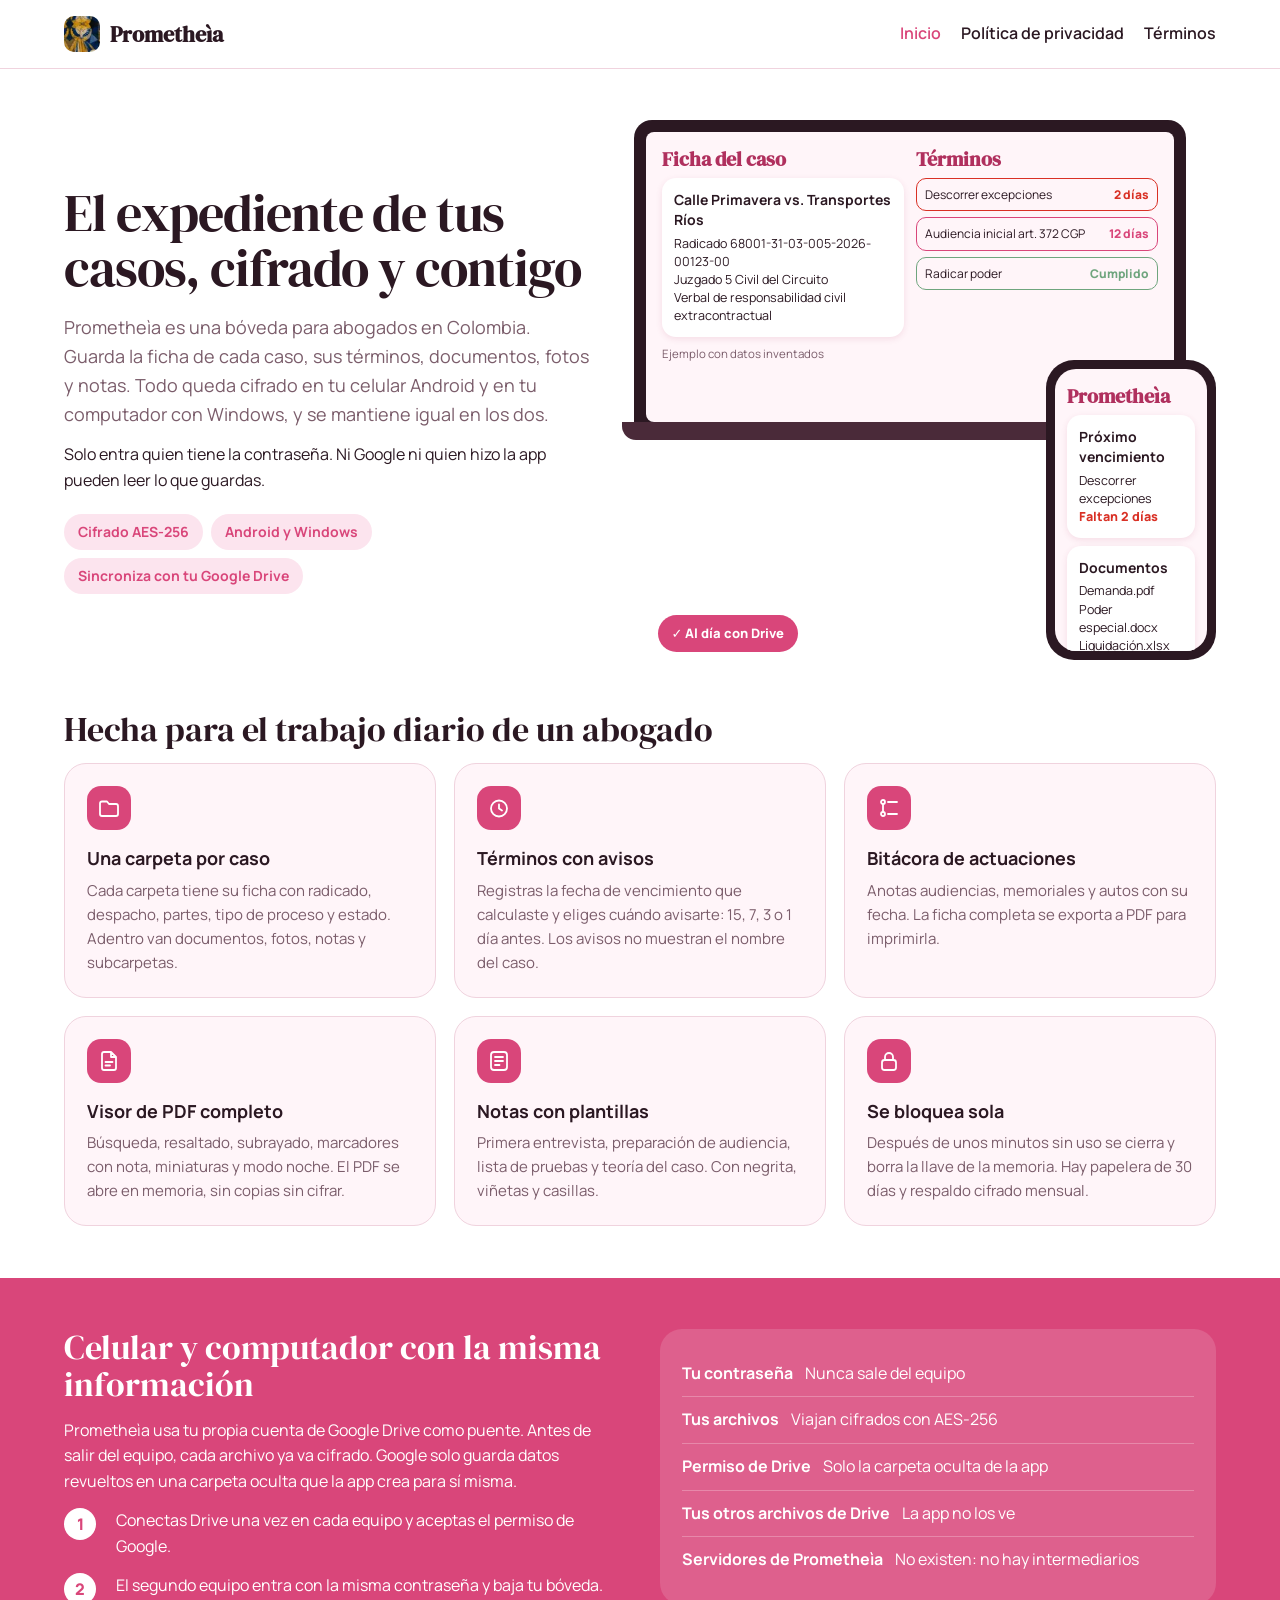
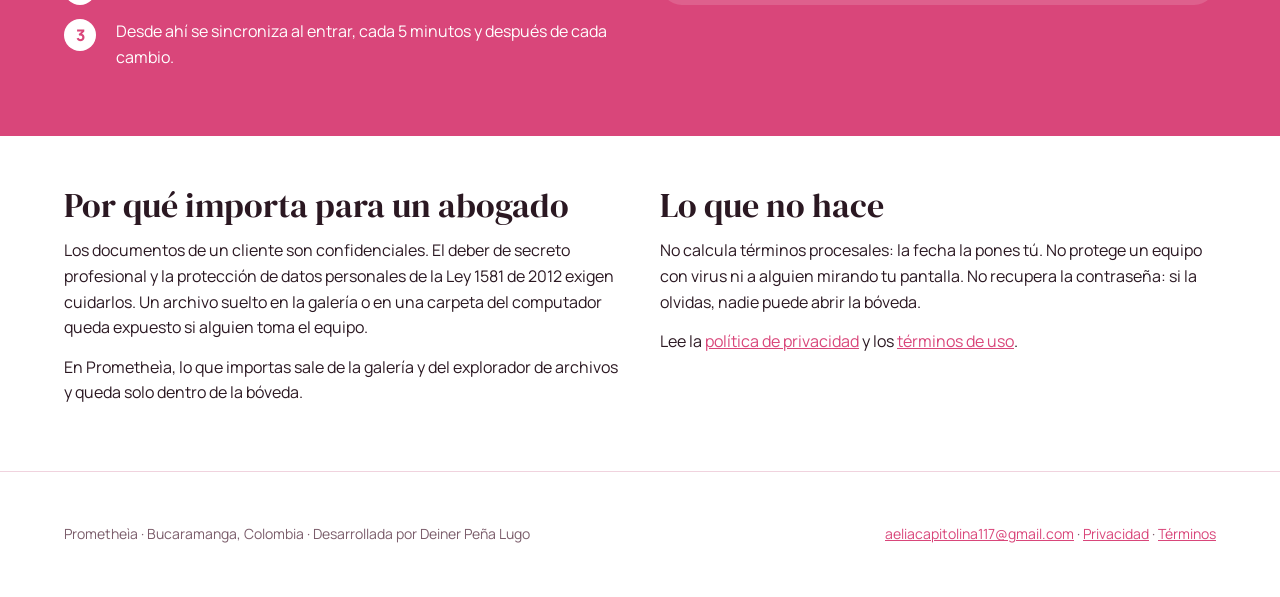
<file: index.html>
<!DOCTYPE html>
<html lang="es-CO">
<head>
<meta charset="utf-8">
<meta name="viewport" content="width=device-width, initial-scale=1">
<title>Prometheìa</title>
<meta name="description" content="Prometheìa es una bóveda cifrada para abogados en Colombia. Guarda casos, documentos, fotos y notas con cifrado AES-256 en el celular y en el computador.">
<link rel="preconnect" href="https://fonts.googleapis.com">
<link href="https://fonts.googleapis.com/css2?family=DM+Serif+Display&family=Manrope:wght@400;600;700;800&display=swap" rel="stylesheet">
<link rel="stylesheet" href="estilo.css">
</head>
<body>
<nav>
  <a class="marca" href="./"><span class="logo"></span>Prometheìa</a>
  <a class="activo" href="./">Inicio</a>
  <a href="privacidad.html">Política de privacidad</a>
  <a href="terminos.html">Términos</a>
</nav>

<section class="band">
  <div class="wrap hero">
    <div>
      <h1>El expediente de tus casos, cifrado y contigo</h1>
      <p class="lead">Prometheìa es una bóveda para abogados en Colombia. Guarda la ficha de cada caso, sus términos, documentos, fotos y notas. Todo queda cifrado en tu celular Android y en tu computador con Windows, y se mantiene igual en los dos.</p>
      <p>Solo entra quien tiene la contraseña. Ni Google ni quien hizo la app pueden leer lo que guardas.</p>
      <div class="chips"><span>Cifrado AES-256</span><span>Android y Windows</span><span>Sincroniza con tu Google Drive</span></div>
    </div>
    <div class="equipos" aria-label="Prometheìa en un computador y en un celular">
      <div class="portatil">
        <div class="pantalla">
          <div>
            <div class="tit">Ficha del caso</div>
            <div class="ficha"><b>Calle Primavera vs. Transportes Ríos</b>Radicado 68001-31-03-005-2026-00123-00<br>Juzgado 5 Civil del Circuito<br>Verbal de responsabilidad civil extracontractual</div>
            <div class="mini" style="margin-top:8px">Ejemplo con datos inventados</div>
          </div>
          <div class="b2">
            <div class="tit">Términos</div>
            <div class="term urg"><span>Descorrer excepciones</span><span class="d">2 días</span></div>
            <div class="term"><span>Audiencia inicial art. 372 CGP</span><span class="d" style="color:#d9467a">12 días</span></div>
            <div class="term" style="border-color:#6fa57e"><span>Radicar poder</span><span class="d" style="color:#6fa57e">Cumplido</span></div>
          </div>
        </div>
        <div class="base"></div>
      </div>
      <div class="sync">✓ Al día con Drive</div>
      <div class="cel"><div class="pantalla">
        <div class="tit">Prometheìa</div>
        <div class="ficha"><b>Próximo vencimiento</b>Descorrer excepciones<br><span style="color:#d93025;font-weight:800">Faltan 2 días</span></div>
        <div class="ficha" style="margin-top:8px"><b>Documentos</b>Demanda.pdf<br>Poder especial.docx<br>Liquidación.xlsx</div>
        <div class="ficha" style="margin-top:8px"><b>Notas</b>Primera entrevista con el cliente</div>
      </div></div>
    </div>
  </div>
</section>

<section class="band" style="padding-top:0">
  <div class="wrap">
    <h2>Hecha para el trabajo diario de un abogado</h2>
    <div class="rejilla">
      <div class="tarjeta"><div class="ico"><svg viewBox="0 0 24 24"><path d="M3 8v10q0 2 2 2h14q2 0 2-2v-8q0-2-2-2h-7l-2-2.5H5Q3 5.5 3 7.5z"/></svg></div><h3>Una carpeta por caso</h3><p>Cada carpeta tiene su ficha con radicado, despacho, partes, tipo de proceso y estado. Adentro van documentos, fotos, notas y subcarpetas.</p></div>
      <div class="tarjeta"><div class="ico"><svg viewBox="0 0 24 24"><circle cx="12" cy="12.5" r="8"/><path d="M12 8.5v4l3 2"/></svg></div><h3>Términos con avisos</h3><p>Registras la fecha de vencimiento que calculaste y eliges cuándo avisarte: 15, 7, 3 o 1 día antes. Los avisos no muestran el nombre del caso.</p></div>
      <div class="tarjeta"><div class="ico"><svg viewBox="0 0 24 24"><circle cx="6" cy="6" r="2"/><circle cx="6" cy="18" r="2"/><path d="M6 8v8M11 6h9M11 18h9"/></svg></div><h3>Bitácora de actuaciones</h3><p>Anotas audiencias, memoriales y autos con su fecha. La ficha completa se exporta a PDF para imprimirla.</p></div>
      <div class="tarjeta"><div class="ico"><svg viewBox="0 0 24 24"><path d="M7 3h7l5 5v11q0 2-2 2H7q-2 0-2-2V5q0-2 2-2zM14 3v5h5M8.5 13h7M8.5 16.5H13"/></svg></div><h3>Visor de PDF completo</h3><p>Búsqueda, resaltado, subrayado, marcadores con nota, miniaturas y modo noche. El PDF se abre en memoria, sin copias sin cifrar.</p></div>
      <div class="tarjeta"><div class="ico"><svg viewBox="0 0 24 24"><rect x="4" y="3" width="16" height="18" rx="3"/><path d="M8 8h8M8 12h8M8 16h4.5"/></svg></div><h3>Notas con plantillas</h3><p>Primera entrevista, preparación de audiencia, lista de pruebas y teoría del caso. Con negrita, viñetas y casillas.</p></div>
      <div class="tarjeta"><div class="ico"><svg viewBox="0 0 24 24"><rect x="5" y="11" width="14" height="10" rx="2.5"/><path d="M8 11V8a4 4 0 0 1 8 0v3"/></svg></div><h3>Se bloquea sola</h3><p>Después de unos minutos sin uso se cierra y borra la llave de la memoria. Hay papelera de 30 días y respaldo cifrado mensual.</p></div>
    </div>
  </div>
</section>

<section class="band franja">
  <div class="wrap dos">
    <div>
      <h2>Celular y computador con la misma información</h2>
      <p>Prometheìa usa tu propia cuenta de Google Drive como puente. Antes de salir del equipo, cada archivo ya va cifrado. Google solo guarda datos revueltos en una carpeta oculta que la app crea para sí misma.</p>
      <ol class="pasos">
        <li><span>Conectas Drive una vez en cada equipo y aceptas el permiso de Google.</span></li>
        <li><span>El segundo equipo entra con la misma contraseña y baja tu bóveda.</span></li>
        <li><span>Desde ahí se sincroniza al entrar, cada 5 minutos y después de cada cambio.</span></li>
      </ol>
    </div>
    <div class="flujo" aria-label="Qué viaja y qué no">
      <div><b>Tu contraseña</b><span>Nunca sale del equipo</span></div>
      <div><b>Tus archivos</b><span>Viajan cifrados con AES-256</span></div>
      <div><b>Permiso de Drive</b><span>Solo la carpeta oculta de la app</span></div>
      <div><b>Tus otros archivos de Drive</b><span>La app no los ve</span></div>
      <div><b>Servidores de Prometheìa</b><span>No existen: no hay intermediarios</span></div>
    </div>
  </div>
</section>

<section class="band">
  <div class="wrap dos">
    <div>
      <h2>Por qué importa para un abogado</h2>
      <p>Los documentos de un cliente son confidenciales. El deber de secreto profesional y la protección de datos personales de la Ley 1581 de 2012 exigen cuidarlos. Un archivo suelto en la galería o en una carpeta del computador queda expuesto si alguien toma el equipo.</p>
      <p>En Prometheìa, lo que importas sale de la galería y del explorador de archivos y queda solo dentro de la bóveda.</p>
    </div>
    <div>
      <h2>Lo que no hace</h2>
      <p>No calcula términos procesales: la fecha la pones tú. No protege un equipo con virus ni a alguien mirando tu pantalla. No recupera la contraseña: si la olvidas, nadie puede abrir la bóveda.</p>
      <p>Lee la <a href="privacidad.html">política de privacidad</a> y los <a href="terminos.html">términos de uso</a>.</p>
    </div>
  </div>
</section>

<footer class="band">
  <div class="wrap">
    <span>Prometheìa · Bucaramanga, Colombia · Desarrollada por Deiner Peña Lugo</span>
    <span><a href="mailto:aeliacapitolina117@gmail.com">aeliacapitolina117@gmail.com</a> · <a href="privacidad.html">Privacidad</a> · <a href="terminos.html">Términos</a></span>
  </div>
</footer>
</body>
</html>
</file>
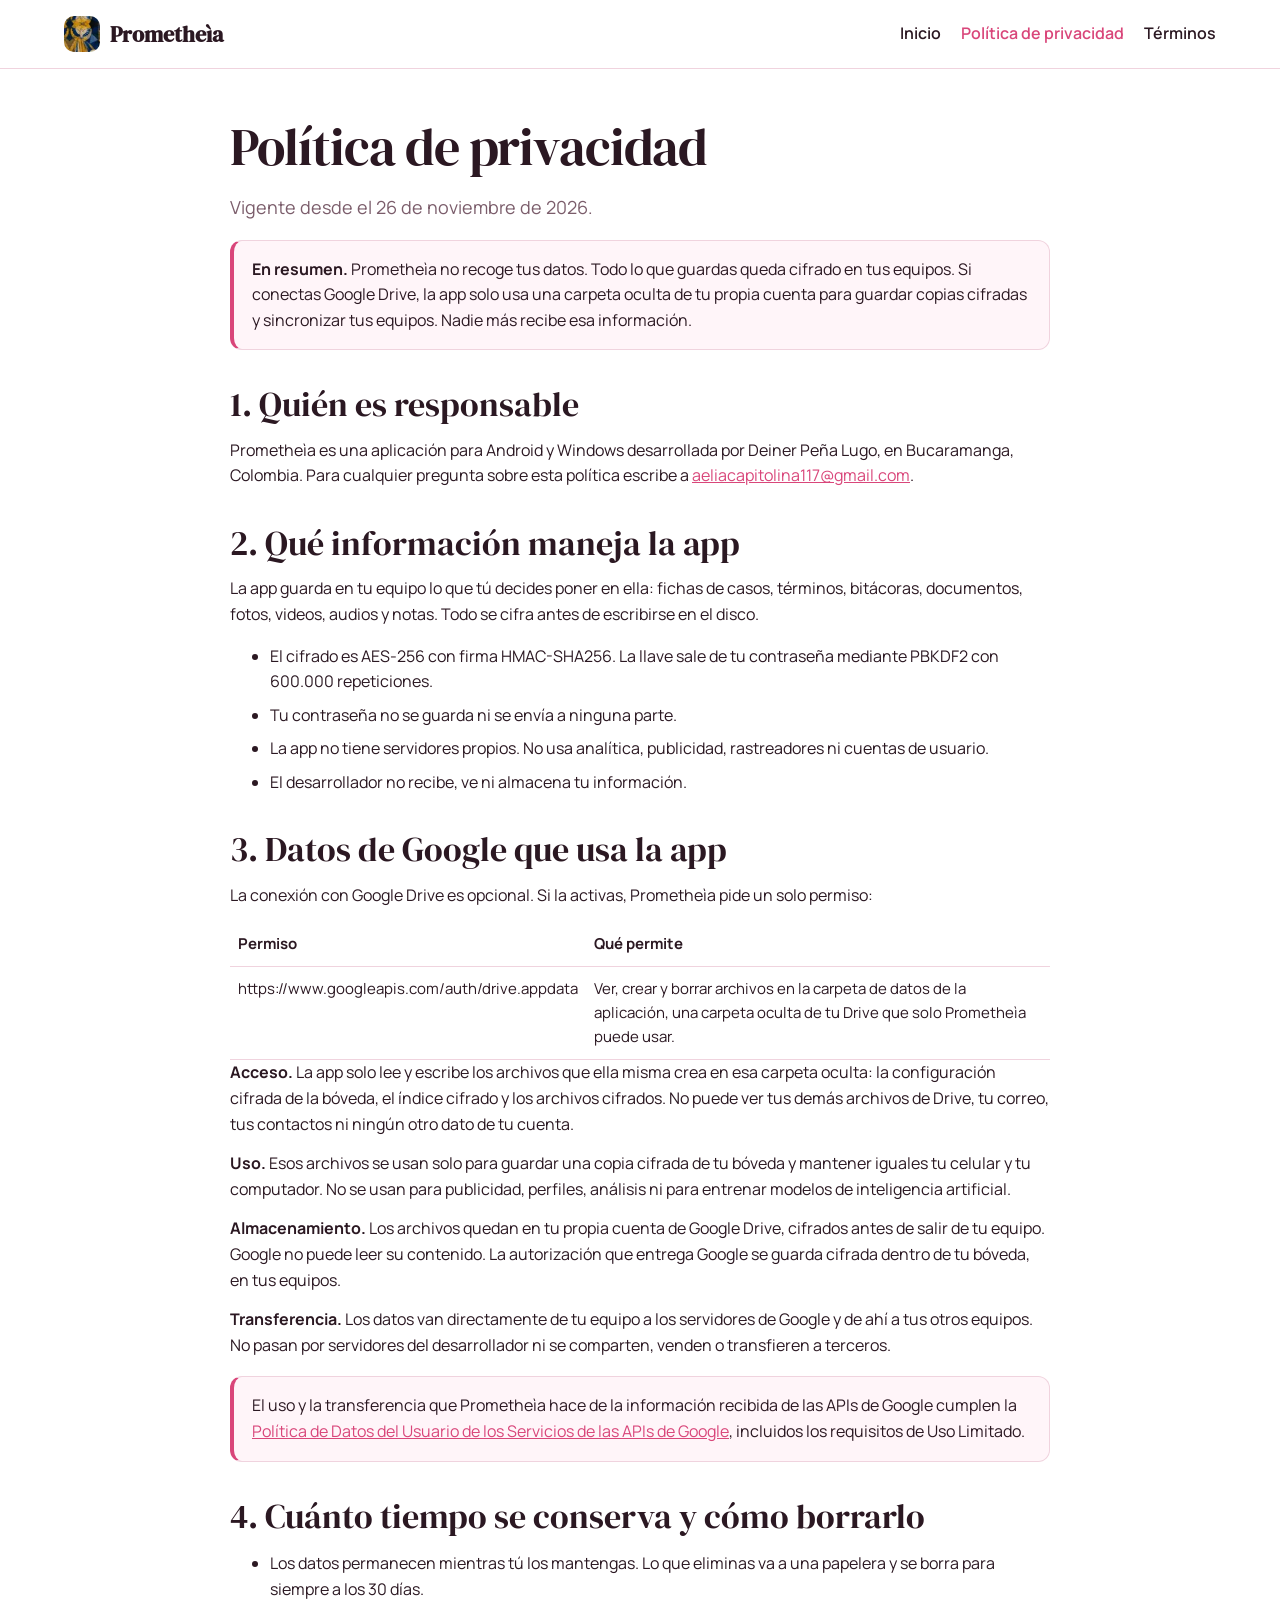
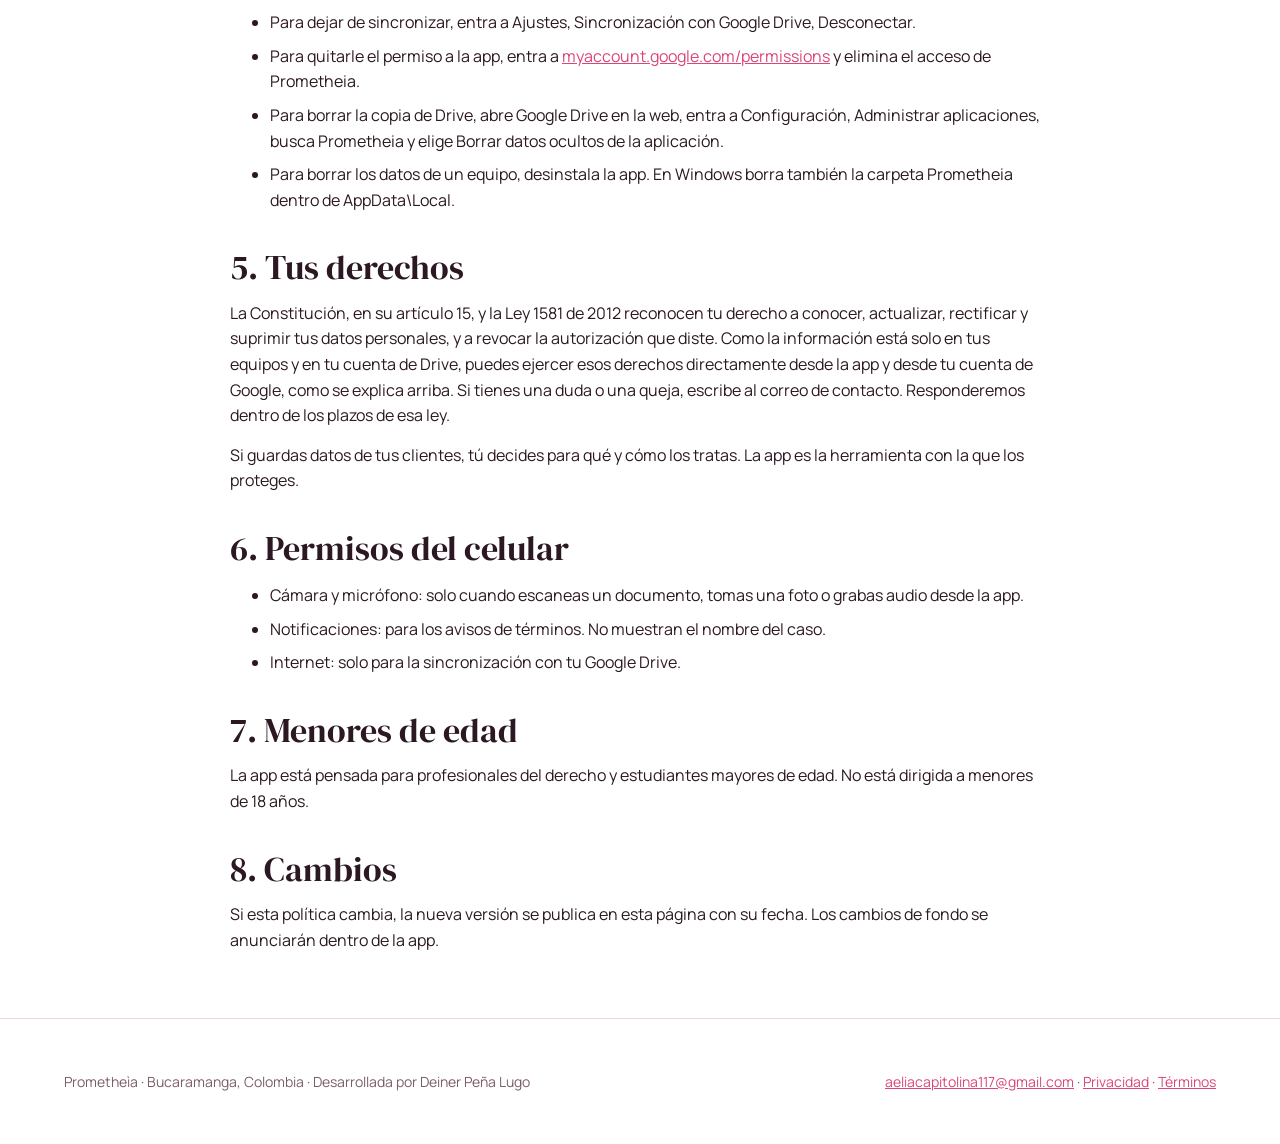
<file: privacidad.html>
<!DOCTYPE html>
<html lang="es-CO">
<head>
<meta charset="utf-8">
<meta name="viewport" content="width=device-width, initial-scale=1">
<title>Privacidad de Prometheìa</title>
<meta name="description" content="Política de privacidad de Prometheìa, bóveda cifrada para abogados en Colombia.">
<link rel="preconnect" href="https://fonts.googleapis.com">
<link href="https://fonts.googleapis.com/css2?family=DM+Serif+Display&family=Manrope:wght@400;600;700;800&display=swap" rel="stylesheet">
<link rel="stylesheet" href="estilo.css">
</head>
<body>
<nav>
  <a class="marca" href="./"><span class="logo"></span>Prometheìa</a>
  <a href="./">Inicio</a>
  <a class="activo" href="privacidad.html">Política de privacidad</a>
  <a href="terminos.html">Términos</a>
</nav>
<main class="band"><div class="legal">
<h1>Política de privacidad</h1>
<p class="lead">Vigente desde el 26 de noviembre de 2026.</p>

<div class="aviso"><b>En resumen.</b> Prometheìa no recoge tus datos. Todo lo que guardas queda cifrado en tus equipos. Si conectas Google Drive, la app solo usa una carpeta oculta de tu propia cuenta para guardar copias cifradas y sincronizar tus equipos. Nadie más recibe esa información.</div>

<h2>1. Quién es responsable</h2>
<p>Prometheìa es una aplicación para Android y Windows desarrollada por Deiner Peña Lugo, en Bucaramanga, Colombia. Para cualquier pregunta sobre esta política escribe a <a href="mailto:aeliacapitolina117@gmail.com">aeliacapitolina117@gmail.com</a>.</p>

<h2>2. Qué información maneja la app</h2>
<p>La app guarda en tu equipo lo que tú decides poner en ella: fichas de casos, términos, bitácoras, documentos, fotos, videos, audios y notas. Todo se cifra antes de escribirse en el disco.</p>
<ul>
<li>El cifrado es AES-256 con firma HMAC-SHA256. La llave sale de tu contraseña mediante PBKDF2 con 600.000 repeticiones.</li>
<li>Tu contraseña no se guarda ni se envía a ninguna parte.</li>
<li>La app no tiene servidores propios. No usa analítica, publicidad, rastreadores ni cuentas de usuario.</li>
<li>El desarrollador no recibe, ve ni almacena tu información.</li>
</ul>

<h2>3. Datos de Google que usa la app</h2>
<p>La conexión con Google Drive es opcional. Si la activas, Prometheìa pide un solo permiso:</p>
<div class="scroll"><table>
<tr><th>Permiso</th><th>Qué permite</th></tr>
<tr><td>https://www.googleapis.com/auth/drive.appdata</td><td>Ver, crear y borrar archivos en la carpeta de datos de la aplicación, una carpeta oculta de tu Drive que solo Prometheìa puede usar.</td></tr>
</table></div>
<p><b>Acceso.</b> La app solo lee y escribe los archivos que ella misma crea en esa carpeta oculta: la configuración cifrada de la bóveda, el índice cifrado y los archivos cifrados. No puede ver tus demás archivos de Drive, tu correo, tus contactos ni ningún otro dato de tu cuenta.</p>
<p><b>Uso.</b> Esos archivos se usan solo para guardar una copia cifrada de tu bóveda y mantener iguales tu celular y tu computador. No se usan para publicidad, perfiles, análisis ni para entrenar modelos de inteligencia artificial.</p>
<p><b>Almacenamiento.</b> Los archivos quedan en tu propia cuenta de Google Drive, cifrados antes de salir de tu equipo. Google no puede leer su contenido. La autorización que entrega Google se guarda cifrada dentro de tu bóveda, en tus equipos.</p>
<p><b>Transferencia.</b> Los datos van directamente de tu equipo a los servidores de Google y de ahí a tus otros equipos. No pasan por servidores del desarrollador ni se comparten, venden o transfieren a terceros.</p>
<div class="aviso">El uso y la transferencia que Prometheìa hace de la información recibida de las APIs de Google cumplen la <a href="https://developers.google.com/terms/api-services-user-data-policy">Política de Datos del Usuario de los Servicios de las APIs de Google</a>, incluidos los requisitos de Uso Limitado.</div>

<h2>4. Cuánto tiempo se conserva y cómo borrarlo</h2>
<ul>
<li>Los datos permanecen mientras tú los mantengas. Lo que eliminas va a una papelera y se borra para siempre a los 30 días.</li>
<li>Para dejar de sincronizar, entra a Ajustes, Sincronización con Google Drive, Desconectar.</li>
<li>Para quitarle el permiso a la app, entra a <a href="https://myaccount.google.com/permissions">myaccount.google.com/permissions</a> y elimina el acceso de Prometheia.</li>
<li>Para borrar la copia de Drive, abre Google Drive en la web, entra a Configuración, Administrar aplicaciones, busca Prometheia y elige Borrar datos ocultos de la aplicación.</li>
<li>Para borrar los datos de un equipo, desinstala la app. En Windows borra también la carpeta Prometheia dentro de AppData\Local.</li>
</ul>

<h2>5. Tus derechos</h2>
<p>La Constitución, en su artículo 15, y la Ley 1581 de 2012 reconocen tu derecho a conocer, actualizar, rectificar y suprimir tus datos personales, y a revocar la autorización que diste. Como la información está solo en tus equipos y en tu cuenta de Drive, puedes ejercer esos derechos directamente desde la app y desde tu cuenta de Google, como se explica arriba. Si tienes una duda o una queja, escribe al correo de contacto. Responderemos dentro de los plazos de esa ley.</p>
<p>Si guardas datos de tus clientes, tú decides para qué y cómo los tratas. La app es la herramienta con la que los proteges.</p>

<h2>6. Permisos del celular</h2>
<ul>
<li>Cámara y micrófono: solo cuando escaneas un documento, tomas una foto o grabas audio desde la app.</li>
<li>Notificaciones: para los avisos de términos. No muestran el nombre del caso.</li>
<li>Internet: solo para la sincronización con tu Google Drive.</li>
</ul>

<h2>7. Menores de edad</h2>
<p>La app está pensada para profesionales del derecho y estudiantes mayores de edad. No está dirigida a menores de 18 años.</p>

<h2>8. Cambios</h2>
<p>Si esta política cambia, la nueva versión se publica en esta página con su fecha. Los cambios de fondo se anunciarán dentro de la app.</p>
</div></main>
<footer class="band">
  <div class="wrap">
    <span>Prometheìa · Bucaramanga, Colombia · Desarrollada por Deiner Peña Lugo</span>
    <span><a href="mailto:aeliacapitolina117@gmail.com">aeliacapitolina117@gmail.com</a> · <a href="privacidad.html">Privacidad</a> · <a href="terminos.html">Términos</a></span>
  </div>
</footer>
</body>
</html>
</file>
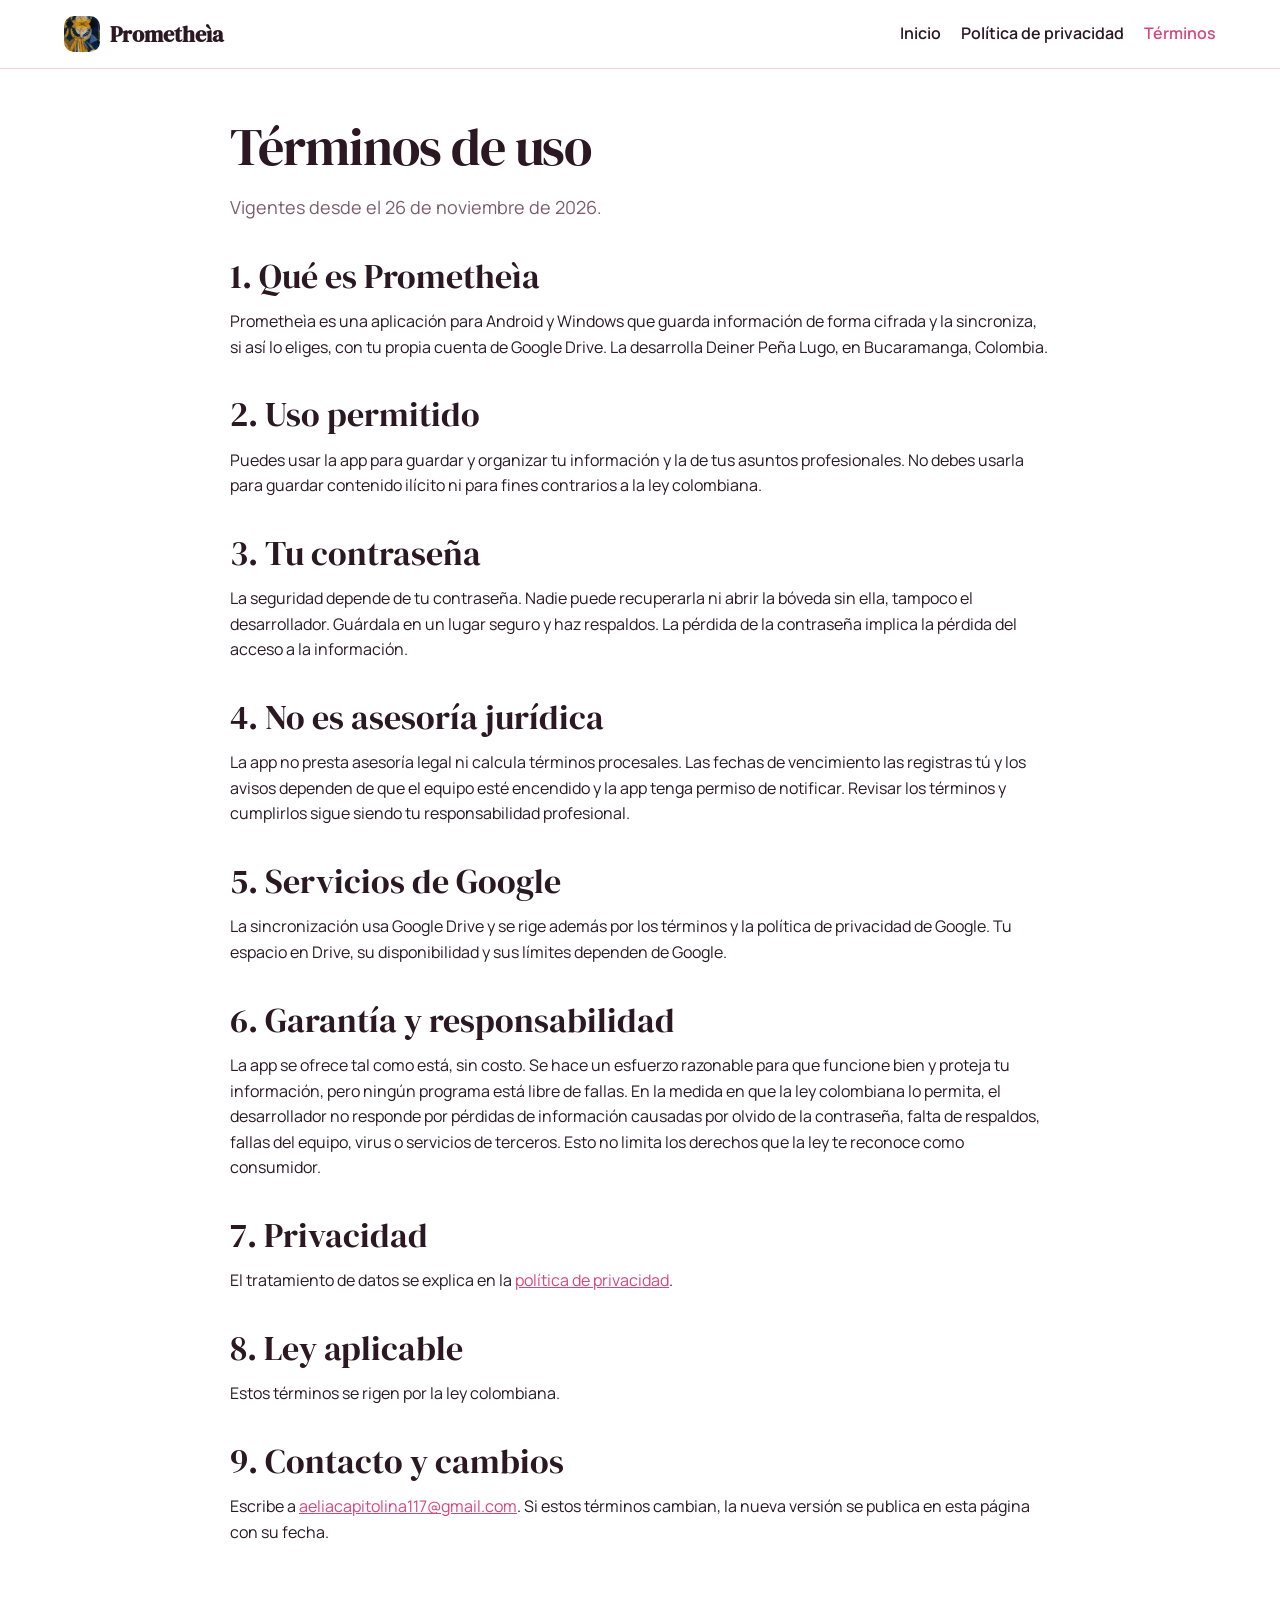
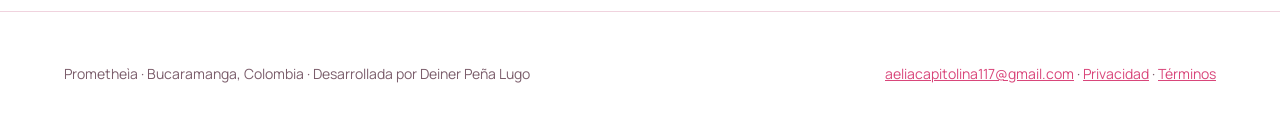
<file: terminos.html>
<!DOCTYPE html>
<html lang="es-CO">
<head>
<meta charset="utf-8">
<meta name="viewport" content="width=device-width, initial-scale=1">
<title>Términos de Prometheìa</title>
<meta name="description" content="Términos de uso de Prometheìa, bóveda cifrada para abogados en Colombia.">
<link rel="preconnect" href="https://fonts.googleapis.com">
<link href="https://fonts.googleapis.com/css2?family=DM+Serif+Display&family=Manrope:wght@400;600;700;800&display=swap" rel="stylesheet">
<link rel="stylesheet" href="estilo.css">
</head>
<body>
<nav>
  <a class="marca" href="./"><span class="logo"></span>Prometheìa</a>
  <a href="./">Inicio</a>
  <a href="privacidad.html">Política de privacidad</a>
  <a class="activo" href="terminos.html">Términos</a>
</nav>
<main class="band"><div class="legal">
<h1>Términos de uso</h1>
<p class="lead">Vigentes desde el 26 de noviembre de 2026.</p>

<h2>1. Qué es Prometheìa</h2>
<p>Prometheìa es una aplicación para Android y Windows que guarda información de forma cifrada y la sincroniza, si así lo eliges, con tu propia cuenta de Google Drive. La desarrolla Deiner Peña Lugo, en Bucaramanga, Colombia.</p>

<h2>2. Uso permitido</h2>
<p>Puedes usar la app para guardar y organizar tu información y la de tus asuntos profesionales. No debes usarla para guardar contenido ilícito ni para fines contrarios a la ley colombiana.</p>

<h2>3. Tu contraseña</h2>
<p>La seguridad depende de tu contraseña. Nadie puede recuperarla ni abrir la bóveda sin ella, tampoco el desarrollador. Guárdala en un lugar seguro y haz respaldos. La pérdida de la contraseña implica la pérdida del acceso a la información.</p>

<h2>4. No es asesoría jurídica</h2>
<p>La app no presta asesoría legal ni calcula términos procesales. Las fechas de vencimiento las registras tú y los avisos dependen de que el equipo esté encendido y la app tenga permiso de notificar. Revisar los términos y cumplirlos sigue siendo tu responsabilidad profesional.</p>

<h2>5. Servicios de Google</h2>
<p>La sincronización usa Google Drive y se rige además por los términos y la política de privacidad de Google. Tu espacio en Drive, su disponibilidad y sus límites dependen de Google.</p>

<h2>6. Garantía y responsabilidad</h2>
<p>La app se ofrece tal como está, sin costo. Se hace un esfuerzo razonable para que funcione bien y proteja tu información, pero ningún programa está libre de fallas. En la medida en que la ley colombiana lo permita, el desarrollador no responde por pérdidas de información causadas por olvido de la contraseña, falta de respaldos, fallas del equipo, virus o servicios de terceros. Esto no limita los derechos que la ley te reconoce como consumidor.</p>

<h2>7. Privacidad</h2>
<p>El tratamiento de datos se explica en la <a href="privacidad.html">política de privacidad</a>.</p>

<h2>8. Ley aplicable</h2>
<p>Estos términos se rigen por la ley colombiana.</p>

<h2>9. Contacto y cambios</h2>
<p>Escribe a <a href="mailto:aeliacapitolina117@gmail.com">aeliacapitolina117@gmail.com</a>. Si estos términos cambian, la nueva versión se publica en esta página con su fecha.</p>
</div></main>
<footer class="band">
  <div class="wrap">
    <span>Prometheìa · Bucaramanga, Colombia · Desarrollada por Deiner Peña Lugo</span>
    <span><a href="mailto:aeliacapitolina117@gmail.com">aeliacapitolina117@gmail.com</a> · <a href="privacidad.html">Privacidad</a> · <a href="terminos.html">Términos</a></span>
  </div>
</footer>
</body>
</html>
</file>
<file: estilo.css>
:root{color-scheme:light dark;--bg:light-dark(#ffffff,#170d13);--ink:light-dark(#2b1822,#f6e9ef);--soft:light-dark(#7b5d6b,#c9aebb);--rosa:#d9467a;--rosa2:light-dark(#fce4ee,#3a1a28);--line:light-dark(#f0d3de,#4a2a39);--oro:#c48c28;--panel:light-dark(#fff5f9,#21131b)}
:root[data-theme=light]{color-scheme:light}:root[data-theme=dark]{color-scheme:dark}
*{box-sizing:border-box;min-width:0}
body{margin:0;background:var(--bg);color:var(--ink);font:16px/1.6 Manrope,system-ui,sans-serif;overflow-x:clip}
a{color:var(--rosa)}
img{max-width:100%}
.band{padding-block:clamp(28px,4vw,64px);padding-left:max(5vw,16px);padding-right:max(5vw,16px)}
.wrap{max-width:1180px;margin:0 auto}
nav{display:flex;align-items:center;gap:20px;flex-wrap:wrap;padding:16px max(5vw,16px);border-bottom:1px solid var(--line)}
nav .marca{display:flex;align-items:center;gap:10px;font:700 22px/1 "DM Serif Display",Georgia,serif;color:var(--ink);text-decoration:none;margin-right:auto}
nav .marca .logo{width:36px;height:36px;border-radius:10px;background:url([data-uri]) center/cover;display:inline-block}
nav a{text-decoration:none;font-weight:600;color:var(--ink)}
nav a.activo{color:var(--rosa)}
h1{font:400 clamp(36px,5vw,52px)/1.05 "DM Serif Display",Georgia,serif;letter-spacing:-.02em;margin:0 0 18px}
h2{font:400 clamp(26px,3vw,34px)/1.1 "DM Serif Display",Georgia,serif;margin:0 0 14px}
h3{font-size:18px;margin:0 0 6px}
p{margin:0 0 14px;max-width:68ch}
.hero{display:grid;grid-template-columns:minmax(0,1fr) minmax(0,1.1fr);gap:40px;align-items:center}
.lead{font-size:18px;color:var(--soft)}
.chips{display:flex;flex-wrap:wrap;gap:8px;margin:20px 0 0}
.chips span{background:var(--rosa2);color:var(--rosa);font-weight:700;font-size:14px;padding:7px 14px;border-radius:99px}
.equipos{position:relative;min-height:540px}
.portatil{position:absolute;left:0;right:30px;top:0;background:#2b1822;border-radius:18px 18px 6px 6px;padding:12px 12px 0}
.portatil .pantalla{background:#fff5f9;border-radius:8px;height:290px;padding:16px;display:grid;grid-template-columns:1fr 1fr;gap:12px;color:#2b1822}
.portatil .base{height:18px;background:#4a2a39;margin:0 -24px;border-radius:0 0 14px 14px}
.cel{position:absolute;right:0;bottom:0;width:170px;height:300px;background:#2b1822;border-radius:28px;padding:9px}
.cel .pantalla{background:#fff5f9;border-radius:21px;height:100%;padding:16px 12px;color:#2b1822;overflow:hidden}
.ficha{background:#fff;border-radius:14px;padding:12px;box-shadow:0 2px 6px rgba(176,48,94,.12);font-size:12.5px;line-height:1.45}
.ficha b{display:block;font-size:14px;margin-bottom:4px}
.term{display:flex;justify-content:space-between;gap:8px;border:1.5px solid var(--rosa);border-radius:10px;padding:6px 8px;margin-top:6px;font-size:12px}
.term.urg{border-color:#d93025}
.term .d{color:#d93025;font-weight:800;white-space:nowrap}
.tit{font:700 20px/1.1 "DM Serif Display",Georgia,serif;color:#b0305e;margin-bottom:8px}
.mini{font-size:11.5px;color:#7b5d6b}
.sync{position:absolute;left:24px;bottom:8px;background:var(--rosa);color:#fff;font-weight:800;font-size:13px;padding:8px 14px;border-radius:99px;white-space:nowrap}
.rejilla{display:grid;grid-template-columns:repeat(3,minmax(0,1fr));gap:18px}
.tarjeta{background:var(--panel);border:1px solid var(--line);border-radius:22px;padding:22px}
.tarjeta p{font-size:15px;color:var(--soft);margin:0}
.ico{width:44px;height:44px;border-radius:14px;background:var(--rosa);display:grid;place-items:center;margin-bottom:14px}
.ico svg{width:24px;height:24px;stroke:#fff;fill:none;stroke-width:1.8;stroke-linecap:round;stroke-linejoin:round}
.franja{background:var(--rosa);color:#fff}
.franja h2,.franja p{color:#fff}
.dos{display:grid;grid-template-columns:minmax(0,1fr) minmax(0,1fr);gap:40px;align-items:start}
.pasos{counter-reset:p;list-style:none;padding:0;margin:0}
.pasos li{counter-increment:p;display:grid;grid-template-columns:40px 1fr;gap:12px;margin-bottom:14px}
.pasos li::before{content:counter(p);width:32px;height:32px;border-radius:50%;background:#fff;color:var(--rosa);font-weight:800;display:grid;place-items:center}
.flujo{background:rgba(255,255,255,.14);border-radius:22px;padding:22px}
.flujo div{display:flex;align-items:center;gap:12px;padding:10px 0;border-bottom:1px solid rgba(255,255,255,.25)}
.flujo div:last-child{border:0}
.flujo b{white-space:nowrap}
.legal{max-width:820px;margin:0 auto}
.legal h2{margin-top:36px}
.legal p,.legal li{max-width:none}
.legal li{margin-bottom:8px}
.aviso{background:var(--panel);border:1px solid var(--line);border-left:4px solid var(--rosa);border-radius:12px;padding:16px 18px;margin:18px 0}
footer{border-top:1px solid var(--line);color:var(--soft);font-size:14px}
footer .wrap{display:flex;flex-wrap:wrap;gap:12px 28px;justify-content:space-between}
.scroll{overflow-x:auto}
table{border-collapse:collapse;width:100%;font-size:15px}
th,td{text-align:left;padding:10px 8px;border-bottom:1px solid var(--line);vertical-align:top}
@media(max-width:900px){.hero,.dos{grid-template-columns:minmax(0,1fr)}.rejilla{grid-template-columns:repeat(2,minmax(0,1fr))}}
@media(max-width:600px){.rejilla{grid-template-columns:minmax(0,1fr)}.equipos{min-height:440px}.portatil{right:10px}.portatil .pantalla{height:250px;grid-template-columns:1fr}.portatil .pantalla .b2{display:none}.cel{width:130px;height:260px}.cel .ficha{font-size:11px}.sync{left:12px;bottom:4px}table{font-size:13px}th,td{padding:6px 4px}}
</file>
